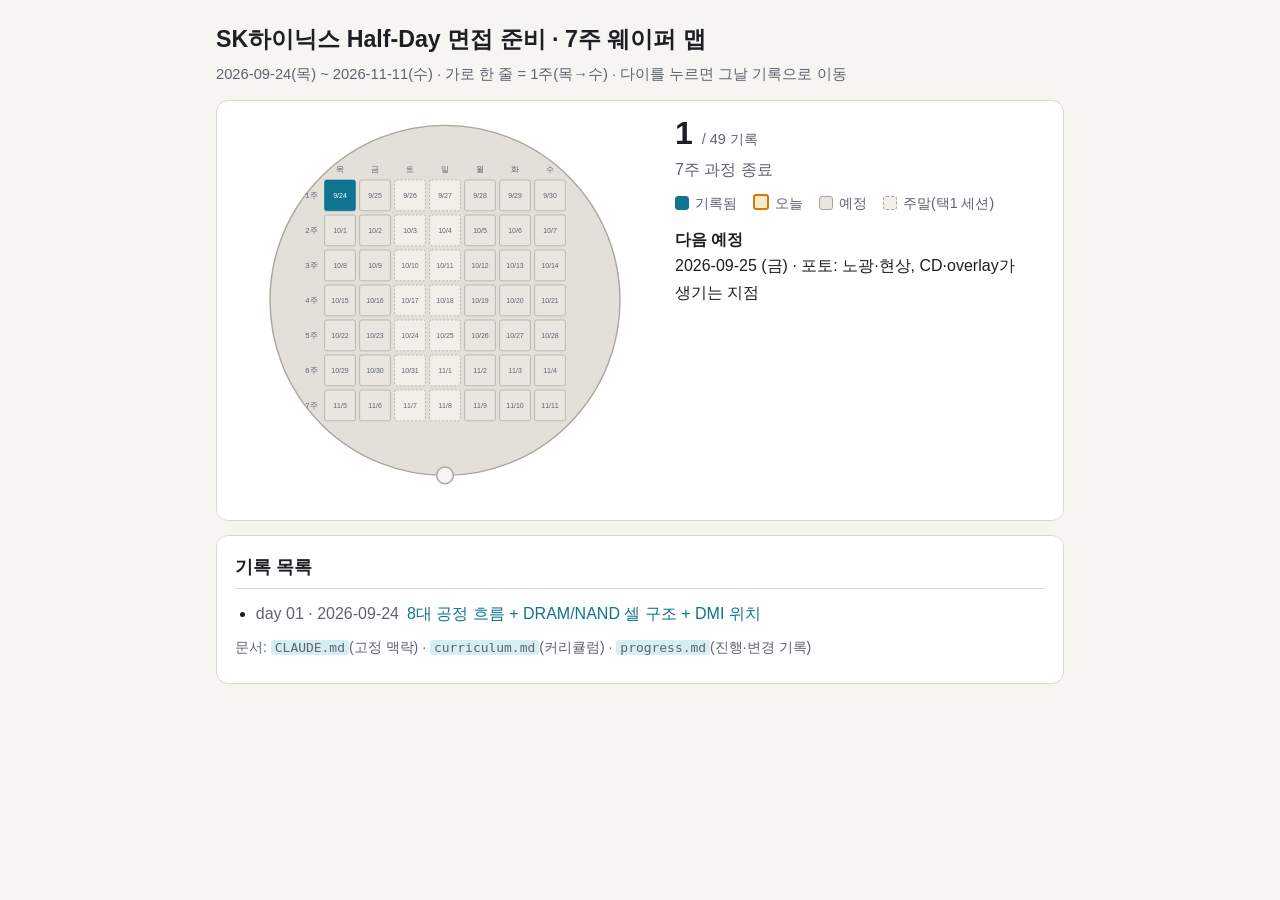
<file: index.html>
<!DOCTYPE html>
<html lang="ko">
<head>
<meta charset="utf-8">
<meta name="viewport" content="width=device-width, initial-scale=1">
<meta name="color-scheme" content="light dark">
<title>SK하이닉스 면접 준비 — 진행 현황</title>
<link rel="stylesheet" href="assets/style.css">
</head>
<body>
<div class="wrap">
  <h1>SK하이닉스 Half-Day 면접 준비 · 7주 웨이퍼 맵</h1>
  <p class="meta">2026-09-24(목) ~ 2026-11-11(수) · 가로 한 줄 = 1주(목→수) · 다이를 누르면 그날 기록으로 이동</p>

  <div class="card">
    <div class="wafer-wrap">
      <div class="wafer" id="wafer"></div>
      <div style="flex:1; min-width: 200px;">
        <div class="stat" id="stat-done">0 <small>/ 49 기록</small></div>
        <p class="muted" id="stat-today"></p>
        <div class="legend">
          <span class="l-done">기록됨</span>
          <span class="l-today">오늘</span>
          <span class="l-empty">예정</span>
          <span class="l-weekend">주말(택1 세션)</span>
        </div>
        <div class="upnext" id="upnext"></div>
      </div>
    </div>
  </div>

  <div class="card">
    <h2>기록 목록</h2>
    <ul class="daylist" id="daylist"></ul>
    <p class="muted" style="font-size:.88rem">문서: <code>CLAUDE.md</code>(고정 맥락) · <code>curriculum.md</code>(커리큘럼) · <code>progress.md</code>(진행·변경 기록)</p>
  </div>
</div>

<script>
/* ── 기록된 날: 새 일차를 만들 때 여기에 한 줄 추가 (file:// 에서는 fetch 불가) ── */
var DAYS = [
  { date: '2026-09-24', title: '8대 공정 흐름 + DRAM/NAND 셀 구조 + DMI 위치' }
];

/* ── 계획(curriculum.md 요약). 인덱스 0 = 2026-09-24(목). 주말은 토·일 중 하루만 진행 ── */
var PLAN = [
  '8대 공정 흐름 + DRAM/NAND 셀 구조 + DMI 위치', '포토: 노광·현상, CD·overlay가 생기는 지점', '주말(택1): 공정 흐름 백지 설명 + 퀴즈, MPW 심층 모의', '주말(택1): 공정 흐름 백지 설명 + 퀴즈, MPW 심층 모의', '식각·증착: 이방성, 선택비, 막 두께·프로파일', 'MPW 복기①: LDO 동작, startup이 느린 이유, subthreshold', '이온주입·CMP·세정·금속배선 + 공정별 대표 결함',
  '계측 vs 검사, inline 샘플링, SPC', 'CD 계측: CD-SEM vs OCD', '주말(택1): 1~2주 누적 퀴즈 + 번역 답변 초안', '주말(택1): 1~2주 누적 퀴즈 + 번역 답변 초안', 'Overlay(IBO/DBO), 두께(엘립소미트리)', '결함 검사: 명시야/암시야 vs e-beam, review SEM, ADC', 'MPW 복기②: layout 결정 이유, DRC/LVS, 기생',
  '수율·결함 밀도·킬러 결함, 웨이퍼 맵 signature', '계측 신뢰성: precision/accuracy, Gauge R&R, 장비 matching', '주말(택1): 심층 인터뷰 모의 1회(경험 3개)', '주말(택1): 심층 인터뷰 모의 1회(경험 3개)', 'MPW 복기③: 시뮬 vs 실측 차이 원인', '번역①: GT 정제 ↔ 레퍼런스 신뢰성, IoU ↔ 좌표 정합', '번역②: 재현율 ↔ miss vs nuisance, 시간적 이상치 ↔ SPC',
  'HBM, 고단 NAND, EUV와 계측 난제', 'AI/ML × 계측·검사: ADC, virtual metrology', '주말(택1): PT 시뮬 1회', '주말(택1): PT 시뮬 1회', '이직 동기 + 1분 자기소개', '"프로젝트 하나뿐" 방어 + 2지망 PE 연결', 'PT 프레임 + LLM 출력 검증 체크리스트',
  '짧은 PT: 특정 층 결함 증가 원인 좁히기', 'LLM 오류 거르기 훈련', '주말(택1): 풀 모의 1(PT + 심층)', '주말(택1): 풀 모의 1(PT + 심층)', 'GD 화법: 경청·요약·합의', 'GD 주제 연습: 기술윤리, AI와 일, 인문학형', '반도체 누적 퀴즈',
  'SKMS, VWBE·SUPEX, 인재상', '인성 질문 STAR', '주말(택1): 풀 모의 2(Half-Day 전 구성)', '주말(택1): 풀 모의 2(Half-Day 전 구성)', '지원서 문장별 압박질문 방어', '공정·계측 약점 재정리', 'PT 단축판(15분)',
  '전 범위 랜덤 질문', '약한 영역 집중', '주말(택1): 최종 풀 모의 + 답변 카드 확정', '주말(택1): 최종 풀 모의 + 답변 카드 확정', '역질문 + 공정 백지 설명', '리허설·일정 조정 버퍼', '리허설·일정 조정 버퍼'
];

(function () {
  var START = new Date(2026, 8, 24); // 2026-09-24 (월은 0부터)
  var DOW = ['목', '금', '토', '일', '월', '화', '수'];
  var NS = 'http://www.w3.org/2000/svg';

  function pad(n) { return (n < 10 ? '0' : '') + n; }
  function iso(d) { return d.getFullYear() + '-' + pad(d.getMonth() + 1) + '-' + pad(d.getDate()); }
  function addDays(d, n) { var x = new Date(d.getTime()); x.setDate(x.getDate() + n); return x; }
  function el(name, attrs, parent) {
    var e = document.createElementNS(NS, name);
    for (var k in attrs) e.setAttribute(k, attrs[k]);
    if (parent) parent.appendChild(e);
    return e;
  }

  var doneMap = {};
  for (var i = 0; i < DAYS.length; i++) doneMap[DAYS[i].date] = DAYS[i];

  var now = new Date();
  var today = new Date(now.getFullYear(), now.getMonth(), now.getDate());
  var todayIdx = Math.round((today - START) / 86400000);

  /* ── 웨이퍼 맵 ── */
  var W = 600, H = 540, CX = 300, CY = 262, R = 250, DIE = 44, GAP = 6, PITCH = DIE + GAP;
  var gridLeft = CX - (7 * PITCH - GAP) / 2, gridTop = CY - (7 * PITCH - GAP) / 2;
  var svg = el('svg', { viewBox: '0 0 ' + W + ' ' + H, width: 420, role: 'img', 'aria-label': '7주 49일 웨이퍼 맵' });
  el('circle', { cx: CX, cy: CY, r: R, 'class': 'wf' }, svg);
  el('circle', { cx: CX, cy: CY + R, r: 12, 'class': 'wf' }, svg).style.fill = 'var(--bg)'; // 노치

  for (var c = 0; c < 7; c++) {
    var tx = el('text', { x: gridLeft + c * PITCH + DIE / 2, y: gridTop - 12, 'class': 'dow' }, svg);
    tx.textContent = DOW[c];
  }
  for (var r = 0; r < 7; r++) {
    var wk = el('text', { x: gridLeft - 10, y: gridTop + r * PITCH + DIE / 2 + 4, 'class': 'wk', 'text-anchor': 'end' }, svg);
    wk.textContent = (r + 1) + '주';
    for (var cc = 0; cc < 7; cc++) {
      var idx = r * 7 + cc;
      var d = addDays(START, idx);
      var key = iso(d);
      var done = doneMap[key];
      var cls = 'die' + ((cc === 2 || cc === 3) ? ' weekend' : '') + (done ? ' done' : '') + (idx === todayIdx ? ' today' : '');
      var parent = svg;
      if (done) {
        parent = el('a', { href: 'days/' + key + '.html' }, svg);
      }
      var g = el('g', {}, parent);
      var rect = el('rect', { x: gridLeft + cc * PITCH, y: gridTop + r * PITCH, width: DIE, height: DIE, 'class': cls }, g);
      var num = el('text', { x: gridLeft + cc * PITCH + DIE / 2, y: gridTop + r * PITCH + DIE / 2 + 4, 'text-anchor': 'middle', 'class': 'dnum' }, g);
      num.textContent = (d.getMonth() + 1) + '/' + d.getDate();
      var t = el('title', {}, g);
      t.textContent = key + ' (' + DOW[cc] + ') · ' + (r + 1) + '주차 ' + (cc + 1) + '일째\n' + (done ? '기록: ' + done.title : '예정: ' + PLAN[idx]);
      void rect;
    }
  }
  document.getElementById('wafer').appendChild(svg);

  /* ── 통계·목록 ── */
  document.getElementById('stat-done').innerHTML = DAYS.length + ' <small>/ 49 기록</small>';
  var st = document.getElementById('stat-today');
  if (todayIdx >= 0 && todayIdx < 49) {
    st.textContent = '오늘 ' + iso(today) + ' · ' + (Math.floor(todayIdx / 7) + 1) + '주차 ' + (todayIdx % 7 + 1) + '일째 · ' + PLAN[todayIdx];
  } else if (todayIdx < 0) {
    st.textContent = '시작 전 (D-' + (-todayIdx) + ')';
  } else {
    st.textContent = '7주 과정 종료';
  }

  var list = document.getElementById('daylist');
  var sorted = DAYS.slice().sort(function (a, b) { return a.date < b.date ? 1 : -1; });
  for (var k = 0; k < sorted.length; k++) {
    var li = document.createElement('li');
    var di = Math.round((new Date(sorted[k].date.replace(/-/g, '/')) - START) / 86400000);
    li.innerHTML = '<span class="d">day ' + pad(di + 1) + ' · ' + sorted[k].date + '</span><a href="days/' + sorted[k].date + '.html">' + sorted[k].title + '</a>';
    list.appendChild(li);
  }
  if (!sorted.length) list.innerHTML = '<li class="muted">아직 기록이 없습니다.</li>';

  var nextIdx = -1;
  for (var n = 0; n < 49; n++) { if (!doneMap[iso(addDays(START, n))]) { nextIdx = n; break; } }
  if (nextIdx >= 0) {
    document.getElementById('upnext').innerHTML = '<strong>다음 예정</strong><br>' + iso(addDays(START, nextIdx)) + ' (' + DOW[nextIdx % 7] + ') · ' + PLAN[nextIdx];
  }
})();
</script>
</body>
</html>
</file>
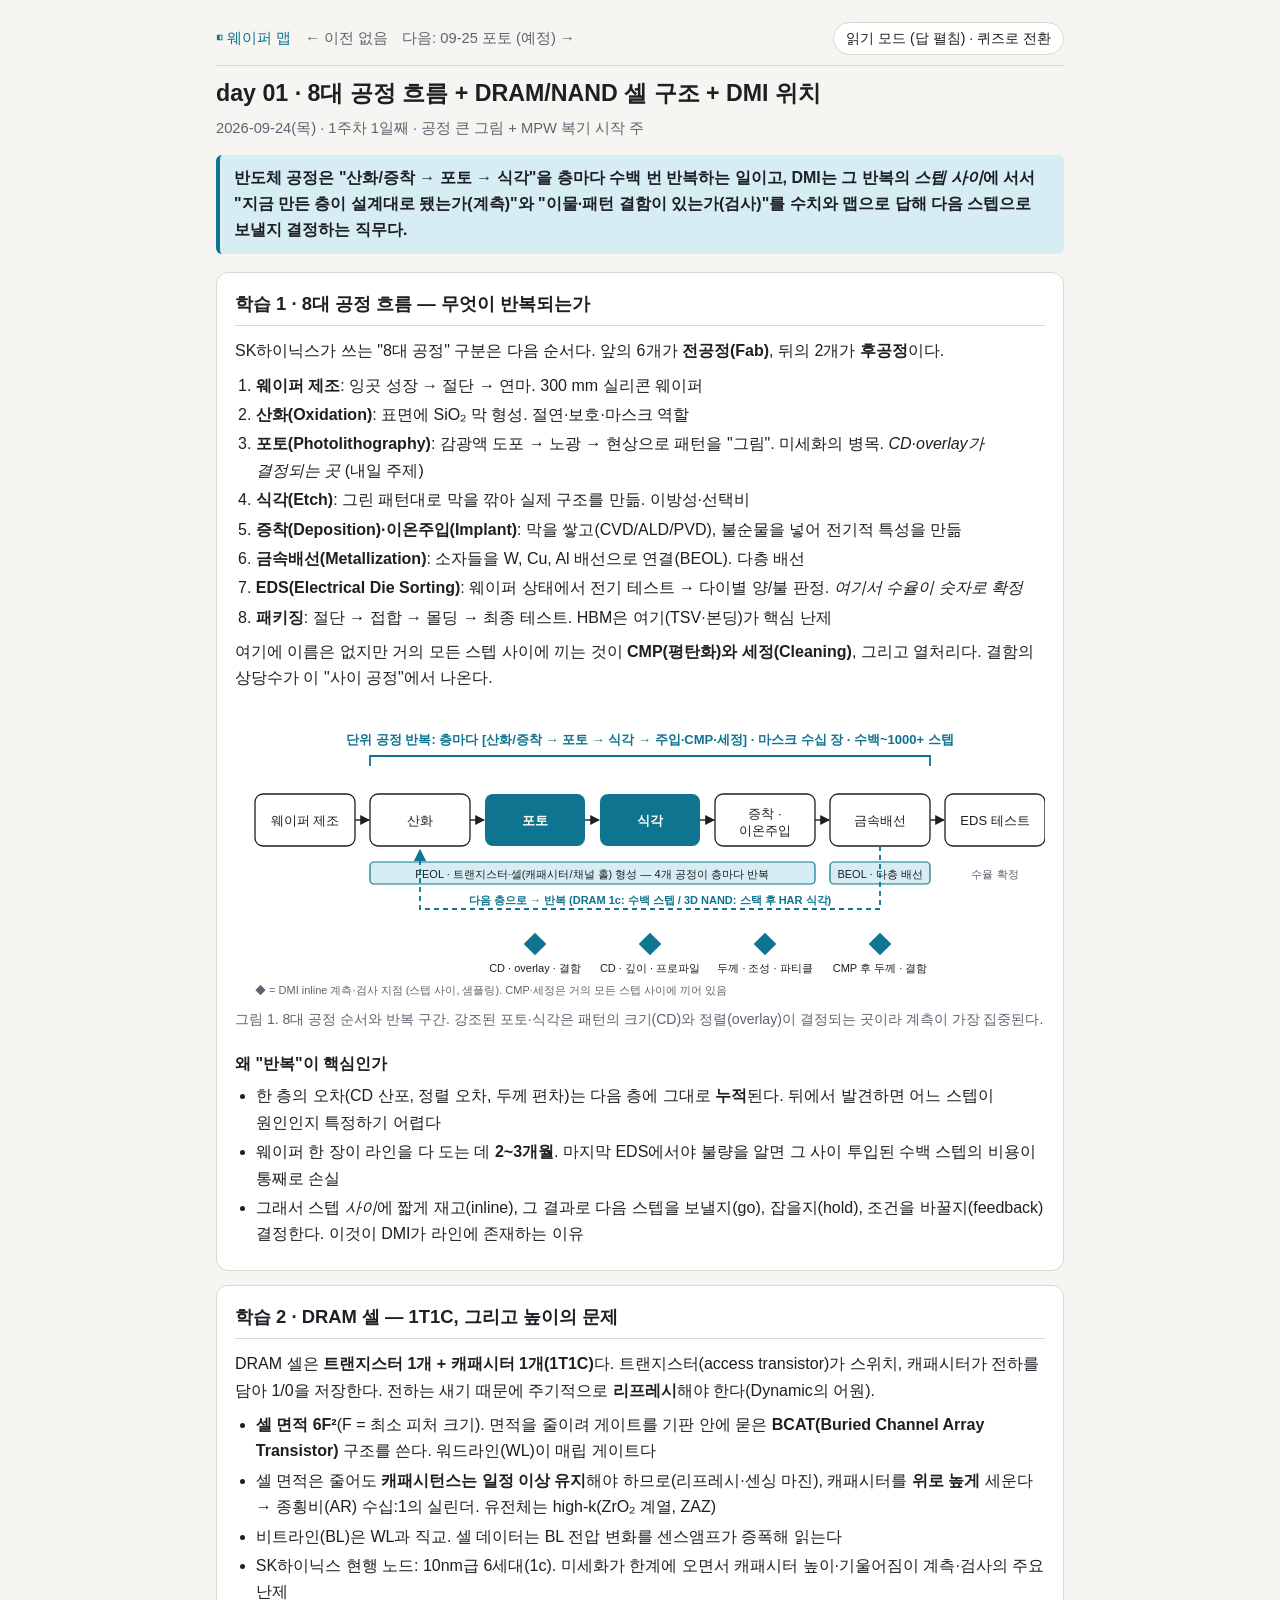
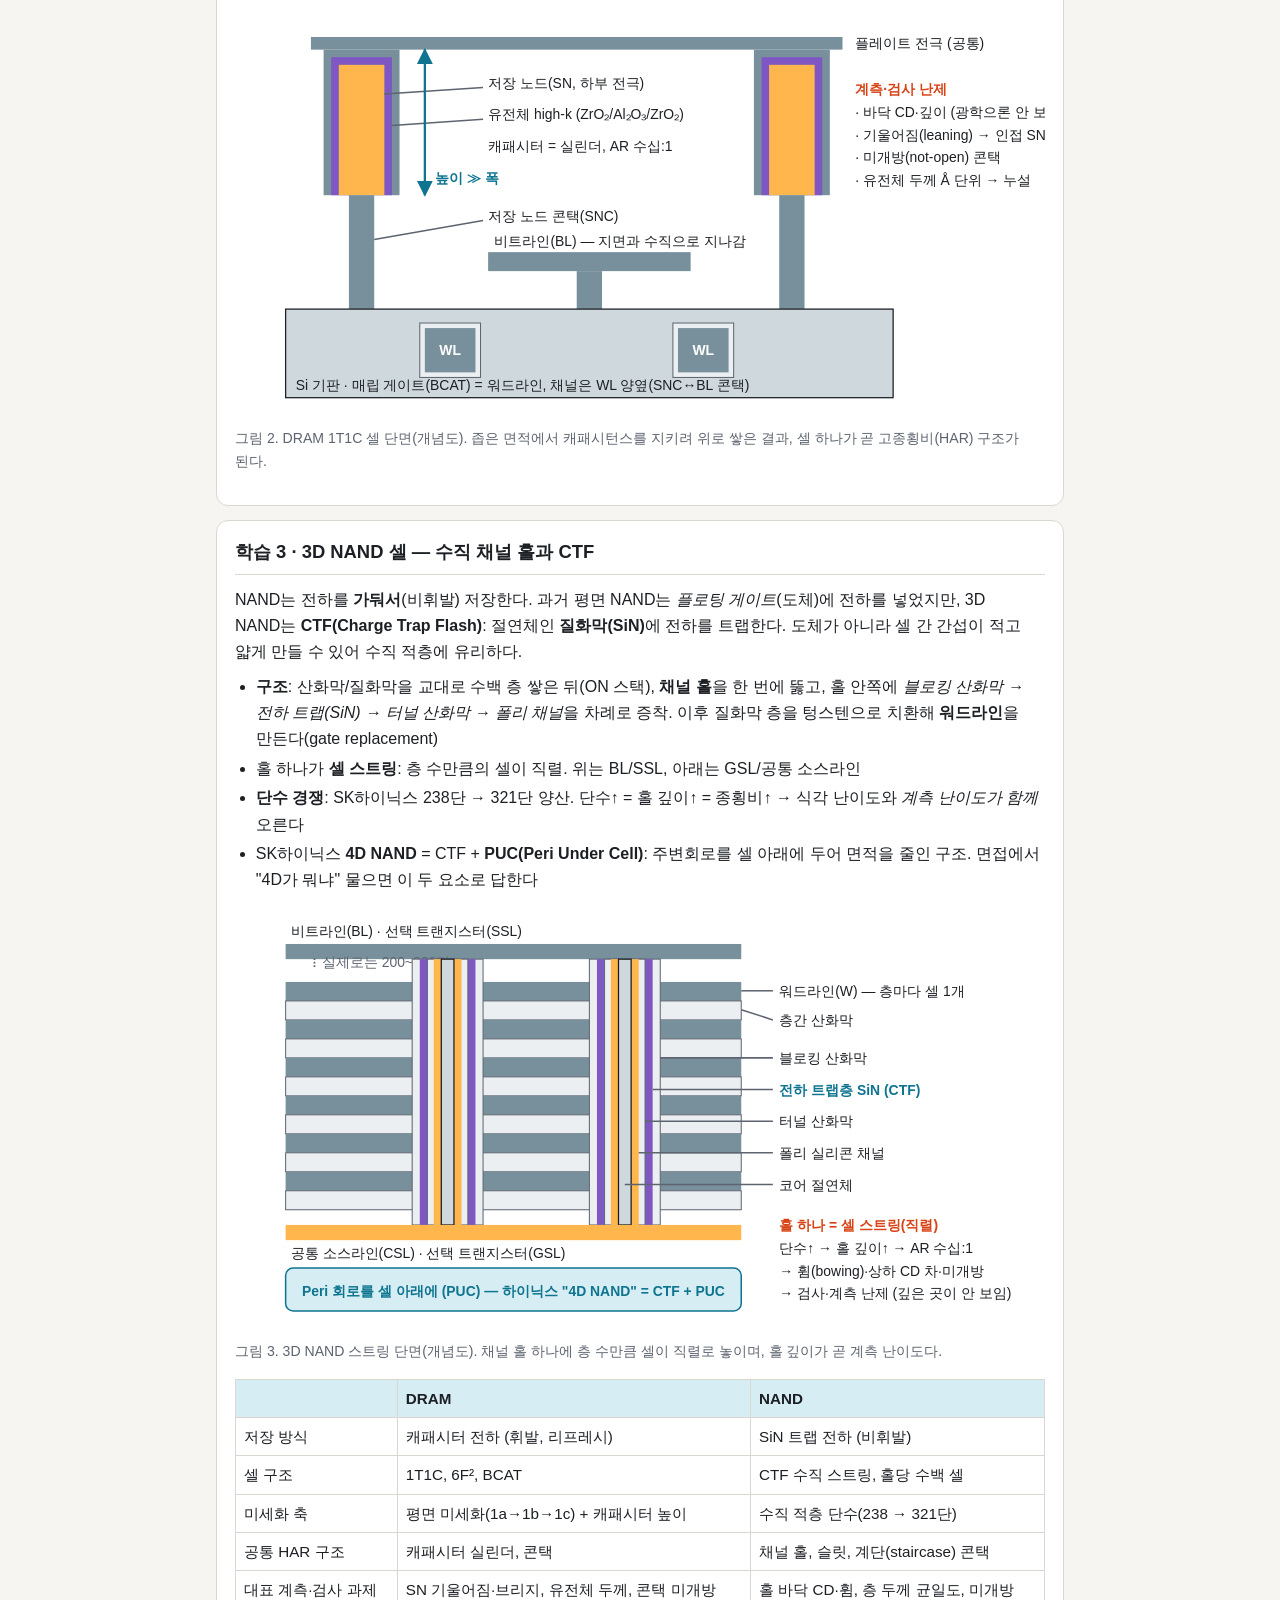
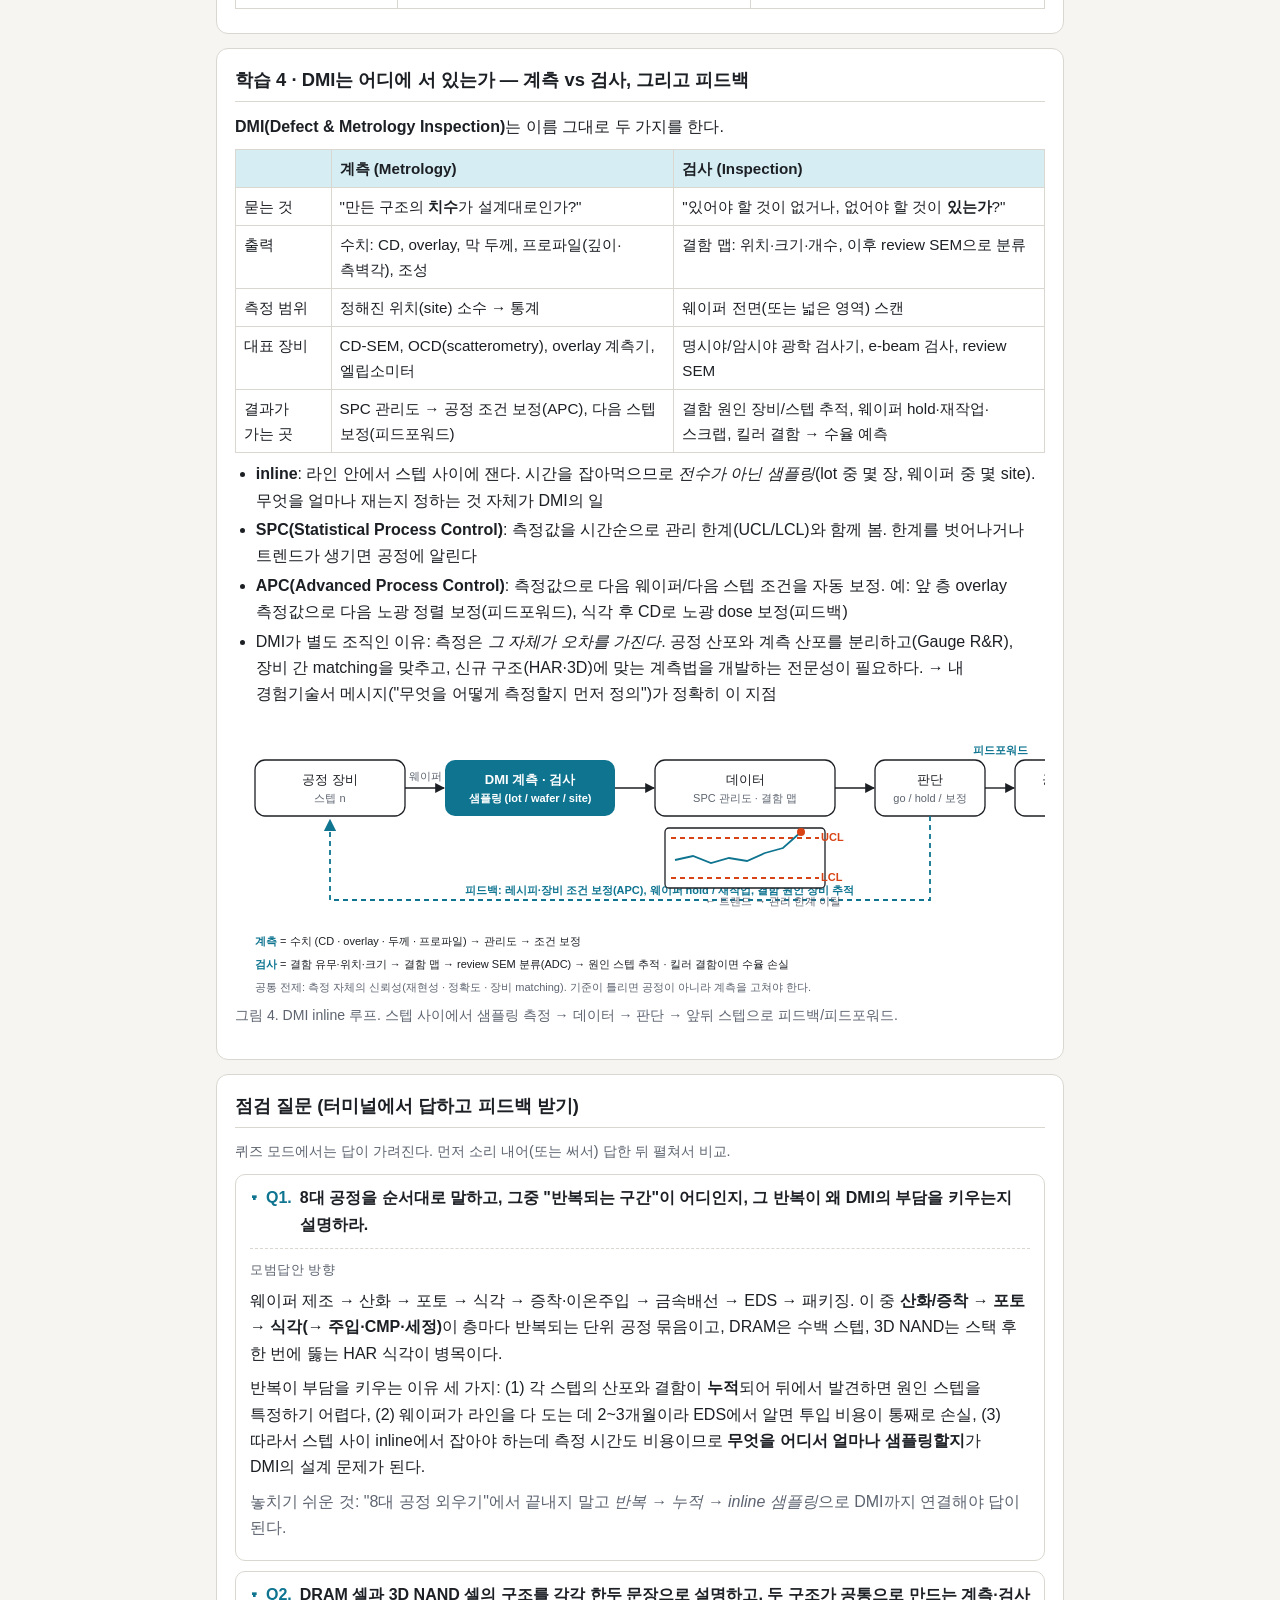
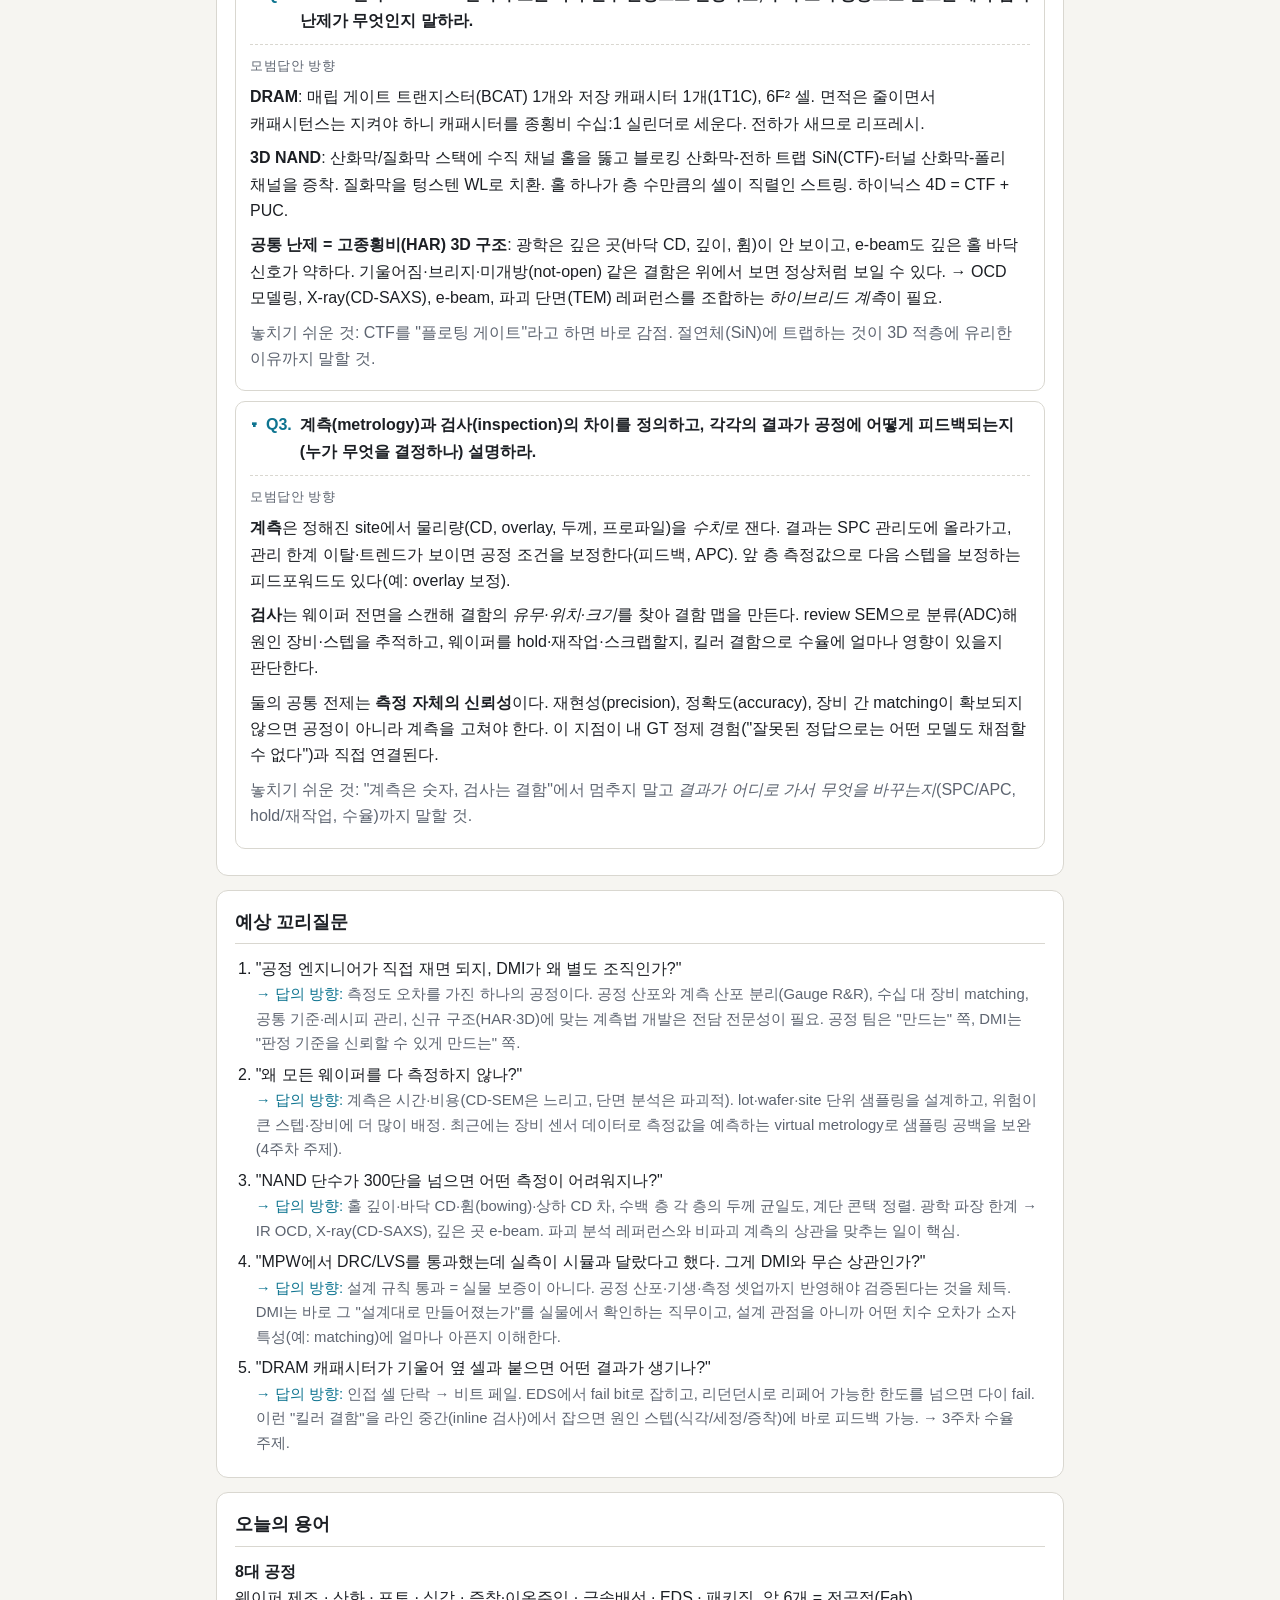
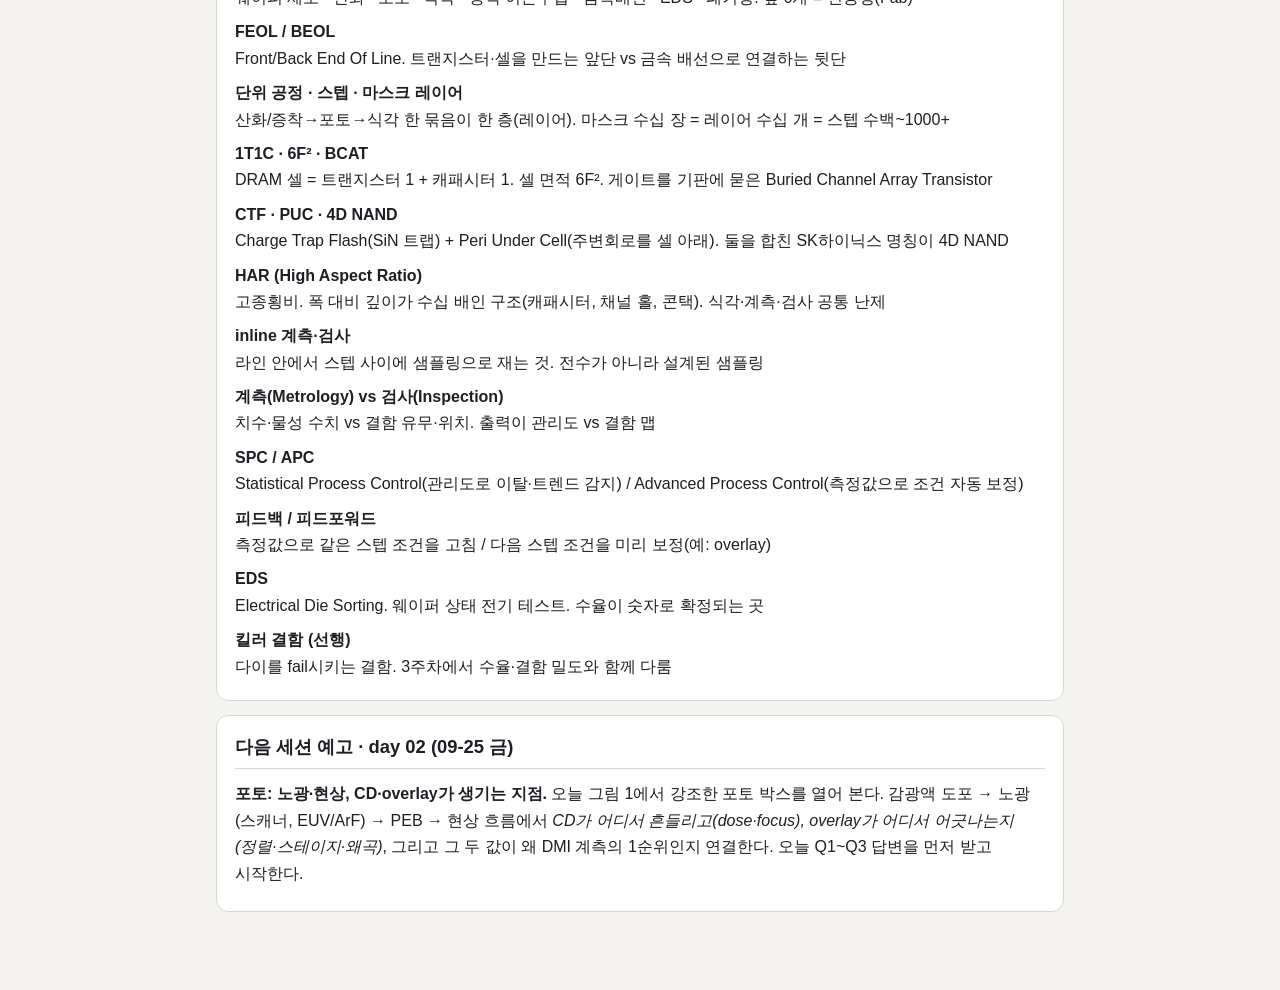
<file: days/2026-09-24.html>
<!DOCTYPE html>
<html lang="ko">
<head>
<meta charset="utf-8">
<meta name="viewport" content="width=device-width, initial-scale=1">
<meta name="color-scheme" content="light dark">
<title>day 01 · 2026-09-24 · 8대 공정 흐름 + DRAM/NAND 셀 구조 + DMI 위치</title>
<link rel="stylesheet" href="../assets/style.css">
</head>
<body>
<div class="wrap">

<nav class="topnav">
  <a href="../index.html">◧ 웨이퍼 맵</a>
  <span class="nav-disabled">← 이전 없음</span>
  <span class="nav-disabled">다음: 09-25 포토 (예정) →</span>
  <span class="spacer"></span>
  <button class="btn" type="button" data-mode-btn>읽기 모드</button>
</nav>

<h1>day 01 · 8대 공정 흐름 + DRAM/NAND 셀 구조 + DMI 위치</h1>
<p class="meta">2026-09-24(목) · 1주차 1일째 · 공정 큰 그림 + MPW 복기 시작 주</p>

<div class="key-msg">
  반도체 공정은 "산화/증착 → 포토 → 식각"을 층마다 수백 번 반복하는 일이고, DMI는 그 반복의 <em>스텝 사이</em>에 서서 "지금 만든 층이 설계대로 됐는가(계측)"와 "이물·패턴 결함이 있는가(검사)"를 수치와 맵으로 답해 다음 스텝으로 보낼지 결정하는 직무다.
</div>

<!-- ───────────────────────── 학습 ───────────────────────── -->
<section class="card">
  <h2>학습 1 · 8대 공정 흐름 — 무엇이 반복되는가</h2>
  <p>SK하이닉스가 쓰는 "8대 공정" 구분은 다음 순서다. 앞의 6개가 <strong>전공정(Fab)</strong>, 뒤의 2개가 <strong>후공정</strong>이다.</p>
  <ol>
    <li><strong>웨이퍼 제조</strong>: 잉곳 성장 → 절단 → 연마. 300 mm 실리콘 웨이퍼</li>
    <li><strong>산화(Oxidation)</strong>: 표면에 SiO₂ 막 형성. 절연·보호·마스크 역할</li>
    <li><strong>포토(Photolithography)</strong>: 감광액 도포 → 노광 → 현상으로 패턴을 "그림". 미세화의 병목. <em>CD·overlay가 결정되는 곳</em> (내일 주제)</li>
    <li><strong>식각(Etch)</strong>: 그린 패턴대로 막을 깎아 실제 구조를 만듦. 이방성·선택비</li>
    <li><strong>증착(Deposition)·이온주입(Implant)</strong>: 막을 쌓고(CVD/ALD/PVD), 불순물을 넣어 전기적 특성을 만듦</li>
    <li><strong>금속배선(Metallization)</strong>: 소자들을 W, Cu, Al 배선으로 연결(BEOL). 다층 배선</li>
    <li><strong>EDS(Electrical Die Sorting)</strong>: 웨이퍼 상태에서 전기 테스트 → 다이별 양/불 판정. <em>여기서 수율이 숫자로 확정</em></li>
    <li><strong>패키징</strong>: 절단 → 접합 → 몰딩 → 최종 테스트. HBM은 여기(TSV·본딩)가 핵심 난제</li>
  </ol>
  <p>여기에 이름은 없지만 거의 모든 스텝 사이에 끼는 것이 <strong>CMP(평탄화)와 세정(Cleaning)</strong>, 그리고 열처리다. 결함의 상당수가 이 "사이 공정"에서 나온다.</p>

  <figure class="fig">
    <svg viewBox="0 0 940 300" style="min-width:940px" role="img" aria-label="8대 공정 흐름과 반복 구간, DMI 위치">
      <defs>
        <marker id="ar" viewBox="0 0 10 10" refX="9" refY="5" markerWidth="7" markerHeight="7" orient="auto-start-reverse">
          <path d="M0,0 L10,5 L0,10 z" style="fill:var(--fg)"/>
        </marker>
        <marker id="ar-hi" viewBox="0 0 10 10" refX="9" refY="5" markerWidth="7" markerHeight="7" orient="auto-start-reverse">
          <path d="M0,0 L10,5 L0,10 z" style="fill:var(--sv-hi)"/>
        </marker>
      </defs>
      <!-- 반복 브래킷 -->
      <path class="ln-hi" d="M135,62 L135,52 L695,52 L695,62"/>
      <text x="415" y="40" text-anchor="middle" class="t-hi">단위 공정 반복: 층마다 [산화/증착 → 포토 → 식각 → 주입·CMP·세정] · 마스크 수십 장 · 수백~1000+ 스텝</text>
      <!-- 8 boxes -->
      <g>
        <rect x="20" y="90" width="100" height="52" rx="8" class="box"/><text x="70" y="121" text-anchor="middle">웨이퍼 제조</text>
        <rect x="135" y="90" width="100" height="52" rx="8" class="box"/><text x="185" y="121" text-anchor="middle">산화</text>
        <rect x="250" y="90" width="100" height="52" rx="8" class="box-hi"/><text x="300" y="121" text-anchor="middle" class="t-w">포토</text>
        <rect x="365" y="90" width="100" height="52" rx="8" class="box-hi"/><text x="415" y="121" text-anchor="middle" class="t-w">식각</text>
        <rect x="480" y="90" width="100" height="52" rx="8" class="box"/><text x="530" y="114" text-anchor="middle">증착 ·</text><text x="530" y="131" text-anchor="middle">이온주입</text>
        <rect x="595" y="90" width="100" height="52" rx="8" class="box"/><text x="645" y="121" text-anchor="middle">금속배선</text>
        <rect x="710" y="90" width="100" height="52" rx="8" class="box"/><text x="760" y="121" text-anchor="middle">EDS 테스트</text>
        <rect x="825" y="90" width="100" height="52" rx="8" class="box"/><text x="875" y="121" text-anchor="middle">패키징</text>
      </g>
      <g class="ln" marker-end="url(#ar)">
        <line x1="120" y1="116" x2="134" y2="116"/><line x1="235" y1="116" x2="249" y2="116"/><line x1="350" y1="116" x2="364" y2="116"/>
        <line x1="465" y1="116" x2="479" y2="116"/><line x1="580" y1="116" x2="594" y2="116"/><line x1="695" y1="116" x2="709" y2="116"/><line x1="810" y1="116" x2="824" y2="116"/>
      </g>
      <!-- FEOL / BEOL 밴드 -->
      <rect x="135" y="158" width="445" height="22" rx="4" class="box-soft"/>
      <text x="357" y="174" text-anchor="middle" class="t-s">FEOL · 트랜지스터·셀(캐패시터/채널 홀) 형성 — 4개 공정이 층마다 반복</text>
      <rect x="595" y="158" width="100" height="22" rx="4" class="box-soft"/>
      <text x="645" y="174" text-anchor="middle" class="t-s">BEOL · 다층 배선</text>
      <text x="760" y="174" text-anchor="middle" class="t-s t-m">수율 확정</text>
      <text x="875" y="174" text-anchor="middle" class="t-s t-m">HBM: TSV·본딩</text>
      <!-- 반복 루프 -->
      <path class="ln-hi dash" d="M645,142 L645,205 L185,205 L185,146" marker-end="url(#ar-hi)"/>
      <text x="415" y="200" text-anchor="middle" class="t-s t-hi">다음 층으로 → 반복 (DRAM 1c: 수백 스텝 / 3D NAND: 스택 후 HAR 식각)</text>
      <!-- DMI 마커 -->
      <g class="hi">
        <rect x="292" y="232" width="16" height="16" transform="rotate(45 300 240)"/>
        <rect x="407" y="232" width="16" height="16" transform="rotate(45 415 240)"/>
        <rect x="522" y="232" width="16" height="16" transform="rotate(45 530 240)"/>
        <rect x="637" y="232" width="16" height="16" transform="rotate(45 645 240)"/>
      </g>
      <text x="300" y="268" text-anchor="middle" class="t-s">CD · overlay · 결함</text>
      <text x="415" y="268" text-anchor="middle" class="t-s">CD · 깊이 · 프로파일</text>
      <text x="530" y="268" text-anchor="middle" class="t-s">두께 · 조성 · 파티클</text>
      <text x="645" y="268" text-anchor="middle" class="t-s">CMP 후 두께 · 결함</text>
      <text x="20" y="290" class="t-s t-m">◆ = DMI inline 계측·검사 지점 (스텝 사이, 샘플링). CMP·세정은 거의 모든 스텝 사이에 끼어 있음</text>
    </svg>
    <figcaption>그림 1. 8대 공정 순서와 반복 구간. 강조된 포토·식각은 패턴의 크기(CD)와 정렬(overlay)이 결정되는 곳이라 계측이 가장 집중된다.</figcaption>
  </figure>

  <h3>왜 "반복"이 핵심인가</h3>
  <ul>
    <li>한 층의 오차(CD 산포, 정렬 오차, 두께 편차)는 다음 층에 그대로 <strong>누적</strong>된다. 뒤에서 발견하면 어느 스텝이 원인인지 특정하기 어렵다</li>
    <li>웨이퍼 한 장이 라인을 다 도는 데 <strong>2~3개월</strong>. 마지막 EDS에서야 불량을 알면 그 사이 투입된 수백 스텝의 비용이 통째로 손실</li>
    <li>그래서 스텝 <em>사이</em>에 짧게 재고(inline), 그 결과로 다음 스텝을 보낼지(go), 잡을지(hold), 조건을 바꿀지(feedback) 결정한다. 이것이 DMI가 라인에 존재하는 이유</li>
  </ul>
</section>

<section class="card">
  <h2>학습 2 · DRAM 셀 — 1T1C, 그리고 높이의 문제</h2>
  <p>DRAM 셀은 <strong>트랜지스터 1개 + 캐패시터 1개(1T1C)</strong>다. 트랜지스터(access transistor)가 스위치, 캐패시터가 전하를 담아 1/0을 저장한다. 전하는 새기 때문에 주기적으로 <strong>리프레시</strong>해야 한다(Dynamic의 어원).</p>
  <ul>
    <li><strong>셀 면적 6F²</strong>(F = 최소 피처 크기). 면적을 줄이려 게이트를 기판 안에 묻은 <strong>BCAT(Buried Channel Array Transistor)</strong> 구조를 쓴다. 워드라인(WL)이 매립 게이트다</li>
    <li>셀 면적은 줄어도 <strong>캐패시턴스는 일정 이상 유지</strong>해야 하므로(리프레시·센싱 마진), 캐패시터를 <strong>위로 높게</strong> 세운다 → 종횡비(AR) 수십:1의 실린더. 유전체는 high-k(ZrO₂ 계열, ZAZ)</li>
    <li>비트라인(BL)은 WL과 직교. 셀 데이터는 BL 전압 변화를 센스앰프가 증폭해 읽는다</li>
    <li>SK하이닉스 현행 노드: 10nm급 6세대(1c). 미세화가 한계에 오면서 캐패시터 높이·기울어짐이 계측·검사의 주요 난제</li>
  </ul>

  <figure class="fig">
    <svg viewBox="0 0 640 320" style="min-width:640px" role="img" aria-label="DRAM 1T1C 셀 단면 개념도">
      <!-- 플레이트 -->
      <rect x="60" y="15" width="420" height="10" class="metal"/>
      <text x="490" y="24" class="t-s">플레이트 전극 (공통)</text>
      <!-- 캐패시터 2개 -->
      <g>
        <rect x="70" y="25" width="60" height="115" class="metal"/>
        <rect x="76" y="31" width="48" height="109" class="nit"/>
        <rect x="82" y="37" width="36" height="103" class="poly"/>
        <rect x="410" y="25" width="60" height="115" class="metal"/>
        <rect x="416" y="31" width="48" height="109" class="nit"/>
        <rect x="422" y="37" width="36" height="103" class="poly"/>
      </g>
      <text x="200" y="55" class="t-s">저장 노드(SN, 하부 전극)</text>
      <line x1="118" y1="60" x2="196" y2="55" class="ln-m"/>
      <text x="200" y="80" class="t-s">유전체 high-k (ZrO₂/Al₂O₃/ZrO₂)</text>
      <line x1="124" y1="85" x2="196" y2="80" class="ln-m"/>
      <text x="200" y="105" class="t-s">캐패시터 = 실린더, AR 수십:1</text>
      <!-- 높이 치수 -->
      <line x1="150" y1="25" x2="150" y2="140" class="ln-hi" marker-start="url(#ar-hi)" marker-end="url(#ar-hi)"/>
      <text x="158" y="130" class="t-s t-hi">높이 ≫ 폭</text>
      <!-- SNC -->
      <rect x="90" y="140" width="20" height="90" class="metal"/>
      <rect x="430" y="140" width="20" height="90" class="metal"/>
      <text x="200" y="160" class="t-s">저장 노드 콘택(SNC)</text>
      <line x1="110" y1="175" x2="196" y2="160" class="ln-m"/>
      <!-- BL -->
      <rect x="200" y="185" width="160" height="15" class="metal"/>
      <rect x="270" y="200" width="20" height="30" class="metal"/>
      <text x="205" y="180" class="t-s">비트라인(BL) — 지면과 수직으로 지나감</text>
      <!-- 기판 -->
      <rect x="40" y="230" width="480" height="70" class="si"/>
      <rect x="146" y="241" width="48" height="43" class="ox"/>
      <rect x="150" y="245" width="40" height="35" class="metal"/>
      <rect x="346" y="241" width="48" height="43" class="ox"/>
      <rect x="350" y="245" width="40" height="35" class="metal"/>
      <text x="170" y="266" text-anchor="middle" class="t-s t-w">WL</text>
      <text x="370" y="266" text-anchor="middle" class="t-s t-w">WL</text>
      <text x="48" y="294" class="t-s">Si 기판 · 매립 게이트(BCAT) = 워드라인, 채널은 WL 양옆(SNC↔BL 콘택)</text>
      <!-- 우측 주석 -->
      <text x="490" y="60" class="t-s t-warn">계측·검사 난제</text>
      <text x="490" y="78" class="t-s">· 바닥 CD·깊이 (광학으론 안 보임)</text>
      <text x="490" y="96" class="t-s">· 기울어짐(leaning) → 인접 SN 브리지</text>
      <text x="490" y="114" class="t-s">· 미개방(not-open) 콘택</text>
      <text x="490" y="132" class="t-s">· 유전체 두께 Å 단위 → 누설</text>
      <!-- 결함 예시 -->
    </svg>
    <figcaption>그림 2. DRAM 1T1C 셀 단면(개념도). 좁은 면적에서 캐패시턴스를 지키려 위로 쌓은 결과, 셀 하나가 곧 고종횡비(HAR) 구조가 된다.</figcaption>
  </figure>
</section>

<section class="card">
  <h2>학습 3 · 3D NAND 셀 — 수직 채널 홀과 CTF</h2>
  <p>NAND는 전하를 <strong>가둬서</strong>(비휘발) 저장한다. 과거 평면 NAND는 <em>플로팅 게이트</em>(도체)에 전하를 넣었지만, 3D NAND는 <strong>CTF(Charge Trap Flash)</strong>: 절연체인 <strong>질화막(SiN)</strong>에 전하를 트랩한다. 도체가 아니라 셀 간 간섭이 적고 얇게 만들 수 있어 수직 적층에 유리하다.</p>
  <ul>
    <li><strong>구조</strong>: 산화막/질화막을 교대로 수백 층 쌓은 뒤(ON 스택), <strong>채널 홀</strong>을 한 번에 뚫고, 홀 안쪽에 <em>블로킹 산화막 → 전하 트랩(SiN) → 터널 산화막 → 폴리 채널</em>을 차례로 증착. 이후 질화막 층을 텅스텐으로 치환해 <strong>워드라인</strong>을 만든다(gate replacement)</li>
    <li>홀 하나가 <strong>셀 스트링</strong>: 층 수만큼의 셀이 직렬. 위는 BL/SSL, 아래는 GSL/공통 소스라인</li>
    <li><strong>단수 경쟁</strong>: SK하이닉스 238단 → 321단 양산. 단수↑ = 홀 깊이↑ = 종횡비↑ → 식각 난이도와 <em>계측 난이도가 함께</em> 오른다</li>
    <li>SK하이닉스 <strong>4D NAND</strong> = CTF + <strong>PUC(Peri Under Cell)</strong>: 주변회로를 셀 아래에 두어 면적을 줄인 구조. 면접에서 "4D가 뭐냐" 물으면 이 두 요소로 답한다</li>
  </ul>

  <figure class="fig">
    <svg viewBox="0 0 640 340" style="min-width:640px" role="img" aria-label="3D NAND 셀 스트링 단면 개념도">
      <!-- BL -->
      <rect x="40" y="30" width="360" height="12" class="metal"/>
      <text x="44" y="24" class="t-s">비트라인(BL) · 선택 트랜지스터(SSL)</text>
      <!-- 스택 12층: WL(metal)/ox 교대 -->
      <g>
        <rect x="40" y="60" width="360" height="15" class="metal"/><rect x="40" y="75" width="360" height="15" class="ox"/>
        <rect x="40" y="90" width="360" height="15" class="metal"/><rect x="40" y="105" width="360" height="15" class="ox"/>
        <rect x="40" y="120" width="360" height="15" class="metal"/><rect x="40" y="135" width="360" height="15" class="ox"/>
        <rect x="40" y="150" width="360" height="15" class="metal"/><rect x="40" y="165" width="360" height="15" class="ox"/>
        <rect x="40" y="180" width="360" height="15" class="metal"/><rect x="40" y="195" width="360" height="15" class="ox"/>
        <rect x="40" y="210" width="360" height="15" class="metal"/><rect x="40" y="225" width="360" height="15" class="ox"/>
      </g>
      <text x="60" y="48" class="t-s t-m">⋮ 실제로는 200~300단+</text>
      <!-- 채널 홀 2개 -->
      <g>
        <rect x="140" y="42" width="56" height="210" class="ox"/>
        <rect x="146" y="42" width="44" height="210" class="nit"/>
        <rect x="152" y="42" width="32" height="210" class="ox"/>
        <rect x="157" y="42" width="22" height="210" class="poly"/>
        <rect x="163" y="42" width="10" height="210" class="si"/>
        <rect x="280" y="42" width="56" height="210" class="ox"/>
        <rect x="286" y="42" width="44" height="210" class="nit"/>
        <rect x="292" y="42" width="32" height="210" class="ox"/>
        <rect x="297" y="42" width="22" height="210" class="poly"/>
        <rect x="303" y="42" width="10" height="210" class="si"/>
      </g>
      <!-- 소스 라인 / PUC -->
      <rect x="40" y="252" width="360" height="12" class="poly"/>
      <text x="44" y="278" class="t-s">공통 소스라인(CSL) · 선택 트랜지스터(GSL)</text>
      <rect x="40" y="286" width="360" height="34" rx="6" class="box-soft"/>
      <text x="220" y="308" text-anchor="middle" class="t-s t-hi">Peri 회로를 셀 아래에 (PUC) — 하이닉스 "4D NAND" = CTF + PUC</text>
      <!-- 우측 라벨 -->
      <line x1="400" y1="67" x2="425" y2="67" class="ln-m"/><text x="430" y="71" class="t-s">워드라인(W) — 층마다 셀 1개</text>
      <line x1="400" y1="82" x2="425" y2="90" class="ln-m"/><text x="430" y="94" class="t-s">층간 산화막</text>
      <line x1="336" y1="120" x2="425" y2="120" class="ln-m"/><text x="430" y="124" class="t-s">블로킹 산화막</text>
      <line x1="330" y1="145" x2="425" y2="145" class="ln-m"/><text x="430" y="149" class="t-s t-hi">전하 트랩층 SiN (CTF)</text>
      <line x1="324" y1="170" x2="425" y2="170" class="ln-m"/><text x="430" y="174" class="t-s">터널 산화막</text>
      <line x1="319" y1="195" x2="425" y2="195" class="ln-m"/><text x="430" y="199" class="t-s">폴리 실리콘 채널</text>
      <line x1="308" y1="220" x2="425" y2="220" class="ln-m"/><text x="430" y="224" class="t-s">코어 절연체</text>
      <text x="430" y="256" class="t-s t-warn">홀 하나 = 셀 스트링(직렬)</text>
      <text x="430" y="274" class="t-s">단수↑ → 홀 깊이↑ → AR 수십:1</text>
      <text x="430" y="292" class="t-s">→ 휨(bowing)·상하 CD 차·미개방</text>
      <text x="430" y="310" class="t-s">→ 검사·계측 난제 (깊은 곳이 안 보임)</text>
    </svg>
    <figcaption>그림 3. 3D NAND 스트링 단면(개념도). 채널 홀 하나에 층 수만큼 셀이 직렬로 놓이며, 홀 깊이가 곧 계측 난이도다.</figcaption>
  </figure>

  <table>
    <thead><tr><th></th><th>DRAM</th><th>NAND</th></tr></thead>
    <tbody>
      <tr><td>저장 방식</td><td>캐패시터 전하 (휘발, 리프레시)</td><td>SiN 트랩 전하 (비휘발)</td></tr>
      <tr><td>셀 구조</td><td>1T1C, 6F², BCAT</td><td>CTF 수직 스트링, 홀당 수백 셀</td></tr>
      <tr><td>미세화 축</td><td>평면 미세화(1a→1b→1c) + 캐패시터 높이</td><td>수직 적층 단수(238 → 321단)</td></tr>
      <tr><td>공통 HAR 구조</td><td>캐패시터 실린더, 콘택</td><td>채널 홀, 슬릿, 계단(staircase) 콘택</td></tr>
      <tr><td>대표 계측·검사 과제</td><td>SN 기울어짐·브리지, 유전체 두께, 콘택 미개방</td><td>홀 바닥 CD·휨, 층 두께 균일도, 미개방</td></tr>
    </tbody>
  </table>
</section>

<section class="card">
  <h2>학습 4 · DMI는 어디에 서 있는가 — 계측 vs 검사, 그리고 피드백</h2>
  <p><strong>DMI(Defect &amp; Metrology Inspection)</strong>는 이름 그대로 두 가지를 한다.</p>
  <table>
    <thead><tr><th></th><th>계측 (Metrology)</th><th>검사 (Inspection)</th></tr></thead>
    <tbody>
      <tr><td>묻는 것</td><td>"만든 구조의 <strong>치수</strong>가 설계대로인가?"</td><td>"있어야 할 것이 없거나, 없어야 할 것이 <strong>있는가</strong>?"</td></tr>
      <tr><td>출력</td><td>수치: CD, overlay, 막 두께, 프로파일(깊이·측벽각), 조성</td><td>결함 맵: 위치·크기·개수, 이후 review SEM으로 분류</td></tr>
      <tr><td>측정 범위</td><td>정해진 위치(site) 소수 → 통계</td><td>웨이퍼 전면(또는 넓은 영역) 스캔</td></tr>
      <tr><td>대표 장비</td><td>CD-SEM, OCD(scatterometry), overlay 계측기, 엘립소미터</td><td>명시야/암시야 광학 검사기, e-beam 검사, review SEM</td></tr>
      <tr><td>결과가 가는 곳</td><td>SPC 관리도 → 공정 조건 보정(APC), 다음 스텝 보정(피드포워드)</td><td>결함 원인 장비/스텝 추적, 웨이퍼 hold·재작업·스크랩, 킬러 결함 → 수율 예측</td></tr>
    </tbody>
  </table>
  <ul>
    <li><strong>inline</strong>: 라인 안에서 스텝 사이에 잰다. 시간을 잡아먹으므로 <em>전수가 아닌 샘플링</em>(lot 중 몇 장, 웨이퍼 중 몇 site). 무엇을 얼마나 재는지 정하는 것 자체가 DMI의 일</li>
    <li><strong>SPC(Statistical Process Control)</strong>: 측정값을 시간순으로 관리 한계(UCL/LCL)와 함께 봄. 한계를 벗어나거나 트렌드가 생기면 공정에 알린다</li>
    <li><strong>APC(Advanced Process Control)</strong>: 측정값으로 다음 웨이퍼/다음 스텝 조건을 자동 보정. 예: 앞 층 overlay 측정값으로 다음 노광 정렬 보정(피드포워드), 식각 후 CD로 노광 dose 보정(피드백)</li>
    <li>DMI가 별도 조직인 이유: 측정은 <em>그 자체가 오차를 가진다</em>. 공정 산포와 계측 산포를 분리하고(Gauge R&amp;R), 장비 간 matching을 맞추고, 신규 구조(HAR·3D)에 맞는 계측법을 개발하는 전문성이 필요하다. → 내 경험기술서 메시지("무엇을 어떻게 측정할지 먼저 정의")가 정확히 이 지점</li>
  </ul>

  <figure class="fig">
    <svg viewBox="0 0 900 280" style="min-width:900px" role="img" aria-label="DMI inline 계측·검사 루프">
      <g>
        <rect x="20" y="40" width="150" height="56" rx="10" class="box"/><text x="95" y="64" text-anchor="middle">공정 장비</text><text x="95" y="82" text-anchor="middle" class="t-s t-m">스텝 n</text>
        <rect x="210" y="40" width="170" height="56" rx="10" class="box-hi"/><text x="295" y="64" text-anchor="middle" class="t-w">DMI 계측 · 검사</text><text x="295" y="82" text-anchor="middle" class="t-s t-w">샘플링 (lot / wafer / site)</text>
        <rect x="420" y="40" width="180" height="56" rx="10" class="box"/><text x="510" y="64" text-anchor="middle">데이터</text><text x="510" y="82" text-anchor="middle" class="t-s t-m">SPC 관리도 · 결함 맵</text>
        <rect x="640" y="40" width="110" height="56" rx="10" class="box"/><text x="695" y="64" text-anchor="middle">판단</text><text x="695" y="82" text-anchor="middle" class="t-s t-m">go / hold / 보정</text>
        <rect x="780" y="40" width="110" height="56" rx="10" class="box"/><text x="835" y="64" text-anchor="middle">공정 장비</text><text x="835" y="82" text-anchor="middle" class="t-s t-m">스텝 n+1</text>
      </g>
      <g class="ln" marker-end="url(#ar)">
        <line x1="170" y1="68" x2="209" y2="68"/><line x1="380" y1="68" x2="419" y2="68"/><line x1="600" y1="68" x2="639" y2="68"/><line x1="750" y1="68" x2="779" y2="68"/>
      </g>
      <text x="190" y="60" text-anchor="middle" class="t-s t-m">웨이퍼</text>
      <text x="765" y="34" text-anchor="middle" class="t-s t-hi">피드포워드</text>
      <!-- 피드백 루프 -->
      <path class="ln-hi dash" d="M695,96 L695,180 L95,180 L95,100" marker-end="url(#ar-hi)"/>
      <text x="230" y="174" class="t-s t-hi">피드백: 레시피·장비 조건 보정(APC), 웨이퍼 hold / 재작업, 결함 원인 장비 추적</text>
      <!-- 미니 SPC 차트 -->
      <rect x="430" y="108" width="160" height="60" rx="4" class="box"/>
      <line x1="436" y1="118" x2="584" y2="118" class="ln-warn dash"/><text x="586" y="121" class="t-s t-warn">UCL</text>
      <line x1="436" y1="158" x2="584" y2="158" class="ln-warn dash"/><text x="586" y="161" class="t-s t-warn">LCL</text>
      <polyline class="ln-hi" points="440,140 458,136 476,143 494,138 512,141 530,133 548,128 566,112"/>
      <circle cx="566" cy="112" r="4" class="warn"/>
      <text x="470" y="185" class="t-s t-m">← 트렌드 → 관리 한계 이탈</text>
      <!-- 하단 정리 -->
      <text x="20" y="225" class="t-s"><tspan class="t-hi">계측</tspan> = 수치 (CD · overlay · 두께 · 프로파일) → 관리도 → 조건 보정</text>
      <text x="20" y="248" class="t-s"><tspan class="t-hi">검사</tspan> = 결함 유무·위치·크기 → 결함 맵 → review SEM 분류(ADC) → 원인 스텝 추적 · 킬러 결함이면 수율 손실</text>
      <text x="20" y="271" class="t-s t-m">공통 전제: 측정 자체의 신뢰성(재현성 · 정확도 · 장비 matching). 기준이 틀리면 공정이 아니라 계측을 고쳐야 한다.</text>
    </svg>
    <figcaption>그림 4. DMI inline 루프. 스텝 사이에서 샘플링 측정 → 데이터 → 판단 → 앞뒤 스텝으로 피드백/피드포워드.</figcaption>
  </figure>
</section>

<!-- ───────────────────────── 점검 ───────────────────────── -->
<section class="card">
  <h2>점검 질문 (터미널에서 답하고 피드백 받기)</h2>
  <p class="muted" style="font-size:.9rem">퀴즈 모드에서는 답이 가려진다. 먼저 소리 내어(또는 써서) 답한 뒤 펼쳐서 비교.</p>

  <details class="qa">
    <summary><span class="qnum">Q1.</span> 8대 공정을 순서대로 말하고, 그중 "반복되는 구간"이 어디인지, 그 반복이 왜 DMI의 부담을 키우는지 설명하라.</summary>
    <div class="answer">
      <div class="label">모범답안 방향</div>
      <p>웨이퍼 제조 → 산화 → 포토 → 식각 → 증착·이온주입 → 금속배선 → EDS → 패키징. 이 중 <strong>산화/증착 → 포토 → 식각(→ 주입·CMP·세정)</strong>이 층마다 반복되는 단위 공정 묶음이고, DRAM은 수백 스텝, 3D NAND는 스택 후 한 번에 뚫는 HAR 식각이 병목이다.</p>
      <p>반복이 부담을 키우는 이유 세 가지: (1) 각 스텝의 산포와 결함이 <strong>누적</strong>되어 뒤에서 발견하면 원인 스텝을 특정하기 어렵다, (2) 웨이퍼가 라인을 다 도는 데 2~3개월이라 EDS에서 알면 투입 비용이 통째로 손실, (3) 따라서 스텝 사이 inline에서 잡아야 하는데 측정 시간도 비용이므로 <strong>무엇을 어디서 얼마나 샘플링할지</strong>가 DMI의 설계 문제가 된다.</p>
      <p class="muted">놓치기 쉬운 것: "8대 공정 외우기"에서 끝내지 말고 <em>반복 → 누적 → inline 샘플링</em>으로 DMI까지 연결해야 답이 된다.</p>
    </div>
  </details>

  <details class="qa">
    <summary><span class="qnum">Q2.</span> DRAM 셀과 3D NAND 셀의 구조를 각각 한두 문장으로 설명하고, 두 구조가 공통으로 만드는 계측·검사 난제가 무엇인지 말하라.</summary>
    <div class="answer">
      <div class="label">모범답안 방향</div>
      <p><strong>DRAM</strong>: 매립 게이트 트랜지스터(BCAT) 1개와 저장 캐패시터 1개(1T1C), 6F² 셀. 면적은 줄이면서 캐패시턴스는 지켜야 하니 캐패시터를 종횡비 수십:1 실린더로 세운다. 전하가 새므로 리프레시.</p>
      <p><strong>3D NAND</strong>: 산화막/질화막 스택에 수직 채널 홀을 뚫고 블로킹 산화막-전하 트랩 SiN(CTF)-터널 산화막-폴리 채널을 증착. 질화막을 텅스텐 WL로 치환. 홀 하나가 층 수만큼의 셀이 직렬인 스트링. 하이닉스 4D = CTF + PUC.</p>
      <p><strong>공통 난제 = 고종횡비(HAR) 3D 구조</strong>: 광학은 깊은 곳(바닥 CD, 깊이, 휨)이 안 보이고, e-beam도 깊은 홀 바닥 신호가 약하다. 기울어짐·브리지·미개방(not-open) 같은 결함은 위에서 보면 정상처럼 보일 수 있다. → OCD 모델링, X-ray(CD-SAXS), e-beam, 파괴 단면(TEM) 레퍼런스를 조합하는 <em>하이브리드 계측</em>이 필요.</p>
      <p class="muted">놓치기 쉬운 것: CTF를 "플로팅 게이트"라고 하면 바로 감점. 절연체(SiN)에 트랩하는 것이 3D 적층에 유리한 이유까지 말할 것.</p>
    </div>
  </details>

  <details class="qa">
    <summary><span class="qnum">Q3.</span> 계측(metrology)과 검사(inspection)의 차이를 정의하고, 각각의 결과가 공정에 어떻게 피드백되는지(누가 무엇을 결정하나) 설명하라.</summary>
    <div class="answer">
      <div class="label">모범답안 방향</div>
      <p><strong>계측</strong>은 정해진 site에서 물리량(CD, overlay, 두께, 프로파일)을 <em>수치</em>로 잰다. 결과는 SPC 관리도에 올라가고, 관리 한계 이탈·트렌드가 보이면 공정 조건을 보정한다(피드백, APC). 앞 층 측정값으로 다음 스텝을 보정하는 피드포워드도 있다(예: overlay 보정).</p>
      <p><strong>검사</strong>는 웨이퍼 전면을 스캔해 결함의 <em>유무·위치·크기</em>를 찾아 결함 맵을 만든다. review SEM으로 분류(ADC)해 원인 장비·스텝을 추적하고, 웨이퍼를 hold·재작업·스크랩할지, 킬러 결함으로 수율에 얼마나 영향이 있을지 판단한다.</p>
      <p>둘의 공통 전제는 <strong>측정 자체의 신뢰성</strong>이다. 재현성(precision), 정확도(accuracy), 장비 간 matching이 확보되지 않으면 공정이 아니라 계측을 고쳐야 한다. 이 지점이 내 GT 정제 경험("잘못된 정답으로는 어떤 모델도 채점할 수 없다")과 직접 연결된다.</p>
      <p class="muted">놓치기 쉬운 것: "계측은 숫자, 검사는 결함"에서 멈추지 말고 <em>결과가 어디로 가서 무엇을 바꾸는지</em>(SPC/APC, hold/재작업, 수율)까지 말할 것.</p>
    </div>
  </details>
</section>

<section class="card">
  <h2>예상 꼬리질문</h2>
  <ol class="follow">
    <li>"공정 엔지니어가 직접 재면 되지, DMI가 왜 별도 조직인가?"
      <span class="dir">측정도 오차를 가진 하나의 공정이다. 공정 산포와 계측 산포 분리(Gauge R&amp;R), 수십 대 장비 matching, 공통 기준·레시피 관리, 신규 구조(HAR·3D)에 맞는 계측법 개발은 전담 전문성이 필요. 공정 팀은 "만드는" 쪽, DMI는 "판정 기준을 신뢰할 수 있게 만드는" 쪽.</span></li>
    <li>"왜 모든 웨이퍼를 다 측정하지 않나?"
      <span class="dir">계측은 시간·비용(CD-SEM은 느리고, 단면 분석은 파괴적). lot·wafer·site 단위 샘플링을 설계하고, 위험이 큰 스텝·장비에 더 많이 배정. 최근에는 장비 센서 데이터로 측정값을 예측하는 virtual metrology로 샘플링 공백을 보완(4주차 주제).</span></li>
    <li>"NAND 단수가 300단을 넘으면 어떤 측정이 어려워지나?"
      <span class="dir">홀 깊이·바닥 CD·휨(bowing)·상하 CD 차, 수백 층 각 층의 두께 균일도, 계단 콘택 정렬. 광학 파장 한계 → IR OCD, X-ray(CD-SAXS), 깊은 곳 e-beam. 파괴 분석 레퍼런스와 비파괴 계측의 상관을 맞추는 일이 핵심.</span></li>
    <li>"MPW에서 DRC/LVS를 통과했는데 실측이 시뮬과 달랐다고 했다. 그게 DMI와 무슨 상관인가?"
      <span class="dir">설계 규칙 통과 = 실물 보증이 아니다. 공정 산포·기생·측정 셋업까지 반영해야 검증된다는 것을 체득. DMI는 바로 그 "설계대로 만들어졌는가"를 실물에서 확인하는 직무이고, 설계 관점을 아니까 어떤 치수 오차가 소자 특성(예: matching)에 얼마나 아픈지 이해한다.</span></li>
    <li>"DRAM 캐패시터가 기울어 옆 셀과 붙으면 어떤 결과가 생기나?"
      <span class="dir">인접 셀 단락 → 비트 페일. EDS에서 fail bit로 잡히고, 리던던시로 리페어 가능한 한도를 넘으면 다이 fail. 이런 "킬러 결함"을 라인 중간(inline 검사)에서 잡으면 원인 스텝(식각/세정/증착)에 바로 피드백 가능. → 3주차 수율 주제.</span></li>
  </ol>
</section>

<section class="card">
  <h2>오늘의 용어</h2>
  <dl class="terms">
    <dt>8대 공정</dt><dd>웨이퍼 제조 · 산화 · 포토 · 식각 · 증착·이온주입 · 금속배선 · EDS · 패키징. 앞 6개 = 전공정(Fab)</dd>
    <dt>FEOL / BEOL</dt><dd>Front/Back End Of Line. 트랜지스터·셀을 만드는 앞단 vs 금속 배선으로 연결하는 뒷단</dd>
    <dt>단위 공정 · 스텝 · 마스크 레이어</dt><dd>산화/증착→포토→식각 한 묶음이 한 층(레이어). 마스크 수십 장 = 레이어 수십 개 = 스텝 수백~1000+</dd>
    <dt>1T1C · 6F² · BCAT</dt><dd>DRAM 셀 = 트랜지스터 1 + 캐패시터 1. 셀 면적 6F². 게이트를 기판에 묻은 Buried Channel Array Transistor</dd>
    <dt>CTF · PUC · 4D NAND</dt><dd>Charge Trap Flash(SiN 트랩) + Peri Under Cell(주변회로를 셀 아래). 둘을 합친 SK하이닉스 명칭이 4D NAND</dd>
    <dt>HAR (High Aspect Ratio)</dt><dd>고종횡비. 폭 대비 깊이가 수십 배인 구조(캐패시터, 채널 홀, 콘택). 식각·계측·검사 공통 난제</dd>
    <dt>inline 계측·검사</dt><dd>라인 안에서 스텝 사이에 샘플링으로 재는 것. 전수가 아니라 설계된 샘플링</dd>
    <dt>계측(Metrology) vs 검사(Inspection)</dt><dd>치수·물성 수치 vs 결함 유무·위치. 출력이 관리도 vs 결함 맵</dd>
    <dt>SPC / APC</dt><dd>Statistical Process Control(관리도로 이탈·트렌드 감지) / Advanced Process Control(측정값으로 조건 자동 보정)</dd>
    <dt>피드백 / 피드포워드</dt><dd>측정값으로 같은 스텝 조건을 고침 / 다음 스텝 조건을 미리 보정(예: overlay)</dd>
    <dt>EDS</dt><dd>Electrical Die Sorting. 웨이퍼 상태 전기 테스트. 수율이 숫자로 확정되는 곳</dd>
    <dt>킬러 결함 (선행)</dt><dd>다이를 fail시키는 결함. 3주차에서 수율·결함 밀도와 함께 다룸</dd>
  </dl>
</section>

<section class="card">
  <h2>다음 세션 예고 · day 02 (09-25 금)</h2>
  <p><strong>포토: 노광·현상, CD·overlay가 생기는 지점.</strong> 오늘 그림 1에서 강조한 포토 박스를 열어 본다. 감광액 도포 → 노광(스캐너, EUV/ArF) → PEB → 현상 흐름에서 <em>CD가 어디서 흔들리고(dose·focus), overlay가 어디서 어긋나는지(정렬·스테이지·왜곡)</em>, 그리고 그 두 값이 왜 DMI 계측의 1순위인지 연결한다. 오늘 Q1~Q3 답변을 먼저 받고 시작한다.</p>
</section>

</div>
<script src="../assets/app.js"></script>
</body>
</html>
</file>
<file: assets/style.css>
/* ─── 색 토큰 ─────────────────────────────────────────── */
:root {
  --bg: #f6f5f1;
  --card: #ffffff;
  --fg: #1c1f24;
  --muted: #5d6470;
  --line: #d9d7d0;
  --accent: #0e7490;        /* 청록: 기록된 다이, 링크 */
  --accent-soft: #d6eef3;
  --today: #d97706;         /* 호박색: 오늘 */
  --today-soft: #fdebc8;
  --warn: #b91c1c;
  --ok: #15803d;
  --die-empty: #e8e6df;
  --die-weekend: #f1efe8;
  --wafer: #e2e0d8;
  --wafer-edge: #a9a69c;
  /* SVG 팔레트 */
  --sv-si: #cfd8dc;         /* 실리콘 기판 */
  --sv-ox: #eceff1;         /* 산화막·절연막 */
  --sv-metal: #78909c;      /* 금속·WL */
  --sv-poly: #ffb74d;       /* 폴리·채널 */
  --sv-nit: #7e57c2;        /* 질화막·전하 트랩 */
  --sv-hi: #0e7490;         /* 강조 */
  --sv-warn: #d84315;       /* 결함·경고 */
  --sv-box: #ffffff;
}
@media (prefers-color-scheme: dark) {
  :root:not([data-theme="light"]) {
    --bg: #14161a;
    --card: #1d2026;
    --fg: #e7e9ee;
    --muted: #9aa3b2;
    --line: #333842;
    --accent: #38bdf8;
    --accent-soft: #123647;
    --today: #fbbf24;
    --today-soft: #3d2f0b;
    --warn: #f87171;
    --ok: #4ade80;
    --die-empty: #262a32;
    --die-weekend: #1e2128;
    --wafer: #22262d;
    --wafer-edge: #4b5260;
    --sv-si: #3a4550;
    --sv-ox: #2a3038;
    --sv-metal: #90a4ae;
    --sv-poly: #ffb74d;
    --sv-nit: #9575cd;
    --sv-hi: #38bdf8;
    --sv-warn: #ff8a65;
    --sv-box: #1d2026;
  }
}
:root[data-theme="dark"] {
  --bg: #14161a; --card: #1d2026; --fg: #e7e9ee; --muted: #9aa3b2; --line: #333842;
  --accent: #38bdf8; --accent-soft: #123647; --today: #fbbf24; --today-soft: #3d2f0b;
  --warn: #f87171; --ok: #4ade80; --die-empty: #262a32; --die-weekend: #1e2128;
  --wafer: #22262d; --wafer-edge: #4b5260; --sv-si: #3a4550; --sv-ox: #2a3038;
  --sv-metal: #90a4ae; --sv-poly: #ffb74d; --sv-nit: #9575cd; --sv-hi: #38bdf8;
  --sv-warn: #ff8a65; --sv-box: #1d2026;
}

/* ─── 기본 ────────────────────────────────────────────── */
* { box-sizing: border-box; }
html { -webkit-text-size-adjust: 100%; }
body {
  margin: 0;
  background: var(--bg);
  color: var(--fg);
  font-family: -apple-system, BlinkMacSystemFont, "Segoe UI", "Malgun Gothic", "Apple SD Gothic Neo", "Noto Sans KR", Roboto, sans-serif;
  font-size: 16px;
  line-height: 1.65;
  word-break: keep-all;
}
.wrap { max-width: 880px; margin: 0 auto; padding: 16px 16px 64px; }
a { color: var(--accent); text-decoration: none; }
a:hover { text-decoration: underline; }
h1 { font-size: 1.45rem; line-height: 1.3; margin: 8px 0 4px; }
h2 { font-size: 1.15rem; margin: 0 0 12px; padding-bottom: 6px; border-bottom: 1px solid var(--line); }
h3 { font-size: 1rem; margin: 20px 0 6px; }
p { margin: 8px 0; }
ul, ol { padding-left: 1.3em; margin: 6px 0; }
li { margin: 3px 0; }
code { font-family: ui-monospace, Consolas, "D2Coding", monospace; font-size: 0.92em; background: var(--accent-soft); padding: 0 4px; border-radius: 3px; }
small, .muted { color: var(--muted); }
table { border-collapse: collapse; width: 100%; font-size: 0.95rem; margin: 8px 0; }
th, td { border: 1px solid var(--line); padding: 6px 8px; text-align: left; vertical-align: top; }
th { background: var(--accent-soft); }

/* ─── 상단 내비 ──────────────────────────────────────── */
.topnav {
  display: flex; flex-wrap: wrap; gap: 8px 14px; align-items: center;
  font-size: 0.92rem; padding: 6px 0 10px; border-bottom: 1px solid var(--line); margin-bottom: 12px;
}
.topnav .spacer { flex: 1; }
.nav-disabled { color: var(--muted); }
.meta { color: var(--muted); font-size: 0.92rem; margin-bottom: 14px; }
.btn {
  font: inherit; font-size: 0.88rem; cursor: pointer;
  border: 1px solid var(--line); background: var(--card); color: var(--fg);
  border-radius: 999px; padding: 4px 12px;
}
.btn:hover { border-color: var(--accent); }
.btn.on { background: var(--accent); color: #fff; border-color: var(--accent); }

/* ─── 카드·콜아웃 ────────────────────────────────────── */
.card { background: var(--card); border: 1px solid var(--line); border-radius: 12px; padding: 16px 18px; margin: 14px 0; }
.key-msg {
  border-left: 4px solid var(--accent); background: var(--accent-soft);
  padding: 10px 14px; border-radius: 6px; font-weight: 600; margin: 12px 0 18px;
}
.note { border-left: 4px solid var(--today); background: var(--today-soft); padding: 8px 12px; border-radius: 6px; margin: 10px 0; font-size: 0.95rem; }
.fix { color: var(--warn); font-weight: 600; }

/* ─── 그림 (모바일 가로 스크롤) ─────────────────────── */
.fig { margin: 12px 0 16px; overflow-x: auto; -webkit-overflow-scrolling: touch; }
.fig svg { display: block; height: auto; }
.fig figcaption { color: var(--muted); font-size: 0.88rem; margin-top: 4px; }
/* SVG 공통 클래스 — 다크 모드에서도 보이도록 CSS 변수 사용 */
.fig text { fill: var(--fg); font-family: inherit; font-size: 13px; }
.fig .t-s { font-size: 11px; }
.fig .t-m { fill: var(--muted); }
.fig .t-hi { fill: var(--sv-hi); font-weight: 600; }
.fig .t-warn { fill: var(--sv-warn); font-weight: 600; }
.fig .t-w { fill: #fff; font-weight: 600; }
.fig .ln { stroke: var(--fg); stroke-width: 1.4; fill: none; }
.fig .ln-m { stroke: var(--muted); stroke-width: 1.2; fill: none; }
.fig .ln-hi { stroke: var(--sv-hi); stroke-width: 1.8; fill: none; }
.fig .ln-warn { stroke: var(--sv-warn); stroke-width: 1.8; fill: none; }
.fig .dash { stroke-dasharray: 5 4; }
.fig .box { fill: var(--sv-box); stroke: var(--fg); stroke-width: 1.3; }
.fig .box-hi { fill: var(--sv-hi); stroke: none; }
.fig .box-soft { fill: var(--accent-soft); stroke: var(--sv-hi); stroke-width: 1.2; }
.fig .si { fill: var(--sv-si); stroke: var(--fg); stroke-width: 1; }
.fig .ox { fill: var(--sv-ox); stroke: var(--muted); stroke-width: 0.8; }
.fig .metal { fill: var(--sv-metal); stroke: none; }
.fig .poly { fill: var(--sv-poly); stroke: none; }
.fig .nit { fill: var(--sv-nit); stroke: none; }
.fig .hi { fill: var(--sv-hi); stroke: none; }
.fig .warn { fill: var(--sv-warn); stroke: none; }
.fig .none { fill: none; }

/* ─── 점검 질문 / 퀴즈 모드 ─────────────────────────── */
details.qa { border: 1px solid var(--line); border-radius: 10px; padding: 10px 14px; margin: 10px 0; background: var(--card); }
details.qa summary { cursor: pointer; font-weight: 600; list-style: none; display: flex; gap: 8px; align-items: flex-start; }
details.qa summary::-webkit-details-marker { display: none; }
details.qa summary::before { content: "▸"; color: var(--accent); flex: none; transition: transform .15s; }
details.qa[open] summary::before { transform: rotate(90deg); }
details.qa .qnum { color: var(--accent); flex: none; }
details.qa .answer { margin-top: 10px; padding-top: 10px; border-top: 1px dashed var(--line); }
details.qa .answer .label { font-size: 0.8rem; color: var(--muted); letter-spacing: .04em; text-transform: uppercase; margin-bottom: 4px; }
body[data-mode="quiz"] details.qa summary::after { content: "클릭해서 답 보기"; margin-left: auto; font-weight: 400; font-size: 0.8rem; color: var(--muted); flex: none; }
body[data-mode="quiz"] details.qa[open] summary::after { content: "접기"; }
.follow li { margin: 6px 0; }
.follow .dir { display: block; color: var(--muted); font-size: 0.93rem; }
.follow .dir::before { content: "→ 답의 방향: "; color: var(--accent); }
dl.terms { margin: 0; }
dl.terms dt { font-weight: 600; margin-top: 8px; }
dl.terms dd { margin: 0 0 4px 0; color: var(--fg); }

/* ─── index: 웨이퍼 맵 ───────────────────────────────── */
.wafer-wrap { display: flex; flex-wrap: wrap; gap: 20px; align-items: flex-start; }
.wafer-wrap svg { max-width: 100%; height: auto; }
.legend { display: flex; flex-wrap: wrap; gap: 8px 16px; font-size: 0.88rem; color: var(--muted); margin: 8px 0 0; }
.legend span::before { content: ""; display: inline-block; width: 12px; height: 12px; border-radius: 3px; margin-right: 6px; vertical-align: -2px; border: 1px solid var(--wafer-edge); }
.legend .l-done::before { background: var(--accent); border-color: var(--accent); }
.legend .l-today::before { background: var(--today-soft); border: 2px solid var(--today); }
.legend .l-empty::before { background: var(--die-empty); }
.legend .l-weekend::before { background: var(--die-weekend); border-style: dashed; }
.wafer .wf { fill: var(--wafer); stroke: var(--wafer-edge); stroke-width: 2; }
.wafer .die { fill: var(--die-empty); stroke: var(--wafer-edge); stroke-width: 1; rx: 3; }
.wafer .die.weekend { fill: var(--die-weekend); stroke-dasharray: 3 2.5; }
.wafer .die.done { fill: var(--accent); stroke: var(--accent); cursor: pointer; }
.wafer .die.today { stroke: var(--today); stroke-width: 3; stroke-dasharray: none; }
.wafer .die.today:not(.done) { fill: var(--today-soft); }
.wafer a:hover .die { filter: brightness(1.12); }
.wafer .dnum { font-size: 10px; fill: var(--muted); pointer-events: none; }
.wafer .die.done + .dnum { fill: #fff; }
.wafer .wk { font-size: 11px; fill: var(--muted); }
.wafer .dow { font-size: 11px; fill: var(--muted); text-anchor: middle; }
.stat { font-size: 2rem; font-weight: 700; line-height: 1; }
.stat small { font-size: 0.9rem; font-weight: 400; color: var(--muted); }
.daylist li { margin: 6px 0; }
.daylist .d { color: var(--muted); font-variant-numeric: tabular-nums; margin-right: 8px; }
.upnext { margin-top: 12px; }

@media (max-width: 480px) {
  body { font-size: 15px; }
  .wrap { padding: 12px 12px 48px; }
  .card { padding: 14px; border-radius: 10px; }
  h1 { font-size: 1.25rem; }
}
</file>
